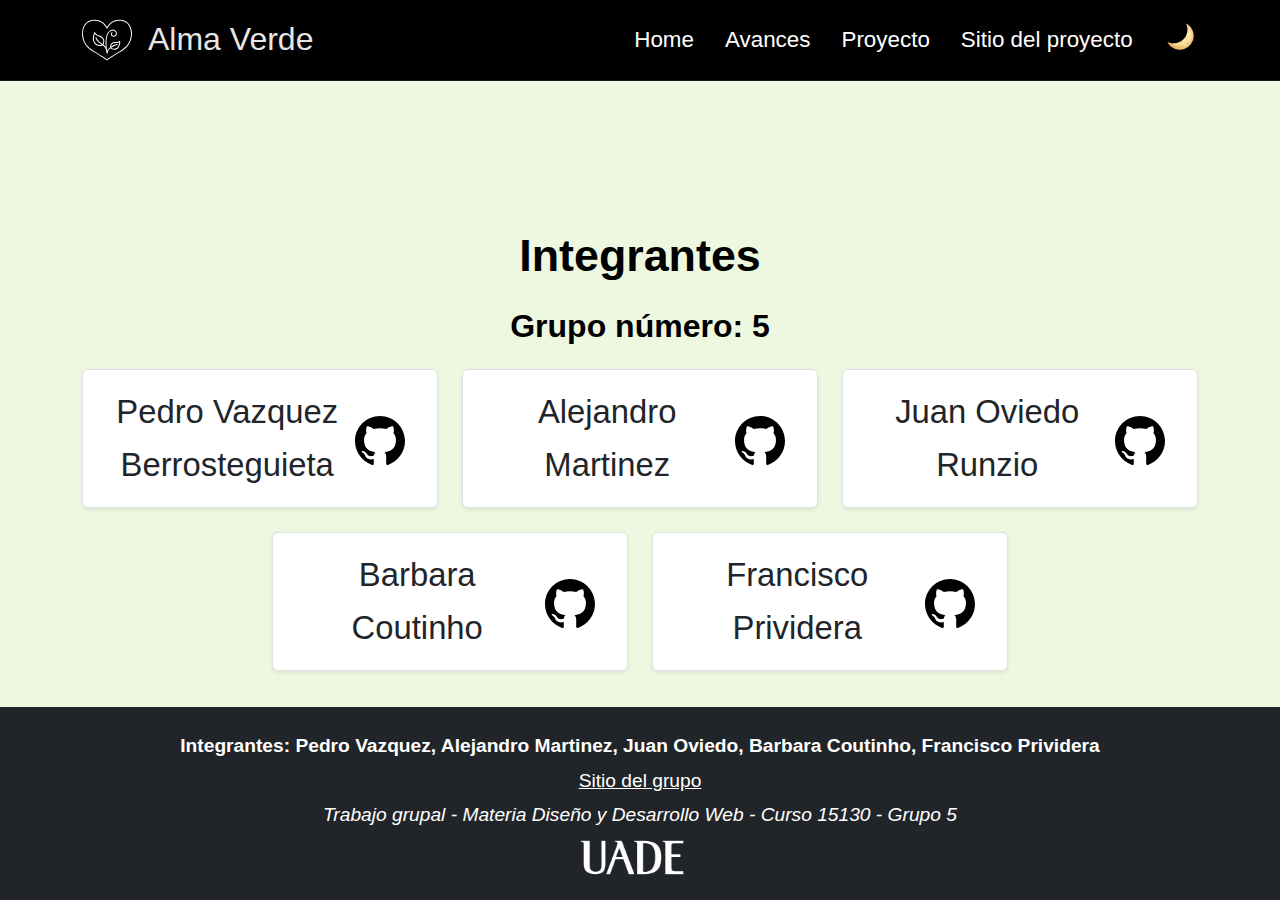
<file: index.html>
<!DOCTYPE html>
<html lang="es" data-bs-theme="light">

<head>
  <meta charset="UTF-8" />
  <meta name="viewport" content="width=device-width, initial-scale=1" />
  <meta name="description" content="index de la pagina">
  <link rel="icon" type="image/png" href="./media/new logo.svg" />
  <title>Alma Verde - Integrantes</title>
  <link href="https://cdn.jsdelivr.net/npm/bootstrap@5.3.3/dist/css/bootstrap.min.css" rel="stylesheet" />
  <link rel="stylesheet" href="./styles/estilos.css" />
  <link rel="stylesheet" href="./proyecto/proyecto.css" />
</head>

<body>
  <!-- NAV -->
  <nav class="navbar navbar-expand-lg bg-black glass-navbar fixed-top">
    <div class="container">
      <a class="navbar-brand d-flex align-items-center" href="./index.html">
        <img src="./media/new logo.svg" class="svg-white" alt="Alma Verde" width="50" />
        <span>Alma Verde</span>
      </a>
      <button class="navbar-toggler" type="button" data-bs-toggle="collapse" data-bs-target="#navbarNav"
        aria-label="Abrir menú de navegación">
        <span class="navbar-toggler-icon"></span>
      </button>
      <div class="collapse navbar-collapse justify-content-end" id="navbarNav">
        <ul class="navbar-nav">
          <li class="nav-item"><a class="nav-link" href="./index.html">Home</a></li>
          <li class="nav-item"><a class="nav-link" href="./pages/avances.html">Avances</a></li>
          <li class="nav-item"><a class="nav-link" href="./pages/infoProyecto.html">Proyecto</a></li>
          <li class="nav-item"><a class="nav-link" href="./proyecto/proyecto.html" target="_blank">Sitio del
              proyecto</a></li>
        </ul>
        <div id="themeToggle">
          <img id="icon-luna" src="./media/luna color.png" alt="Modo oscuro" width="35" height="35" />
          <img id="icon-sol" src="./media/sol brillante.png" alt="Modo claro" width="35" height="35"
            style="display: none;" />
        </div>
      </div>
    </div>
  </nav>

    <!-- INTEGRANTES -->
    <section class="d-flex align-items-center  bg-fechas text-center" style="flex: 1;">
      <div class="container">
        <h1 class="mb-4 seccion-titulo">Integrantes</h1>

        <div class="mb-4">
          <h2><strong>Grupo número: 5</strong> </h2>
        </div>

        <div class="row justify-content-center g-4">
          <!-- Integrante 1 -->
          <div class="col-md-6 col-lg-4">
            <div class="p-3 border rounded shadow-sm bg-white h-100 d-flex align-items-center justify-content-between">
              <span class="text-dark">Pedro Vazquez Berrosteguieta</span>
              <a href="https://pedro-vazquez-b.github.io/UVA2TP1-Vazquez/pages/sobremi.html" target="_blank">
                <img class="icon" src="./media/github.svg" alt="GitHub" />
              </a>
            </div>
          </div>

          <!-- Integrante 2 -->
          <div class="col-md-6 col-lg-4">
            <div class="p-3 border rounded shadow-sm bg-white h-100 d-flex align-items-center justify-content-between">
              <span class="text-dark">Alejandro Martinez</span>
              <a href="https://alemartinez99.github.io/vvUVA2TP_OBLIGATORIO_EXAMEN/pages/sobremi.html" target="_blank">
                <img class="icon" src="./media/github.svg" alt="GitHub" />
              </a>
            </div>
          </div>

          <!-- Integrante 3 -->
          <div class="col-md-6 col-lg-4">
            <div class="p-3 border rounded shadow-sm bg-white h-100 d-flex align-items-center justify-content-between">
              <span class="text-dark">Juan Oviedo Runzio</span>
              <a href="https://jrunzio.github.io/UVA2/sobre-mi.html" target="_blank">
                <img class="icon" src="./media/github.svg" alt="GitHub" />
              </a>
            </div>
          </div>

          <!-- Integrante 4 -->
          <div class="col-md-6 col-lg-4">
            <div class="p-3 border rounded shadow-sm bg-white h-100 d-flex align-items-center justify-content-between">
              <span class="text-dark">Barbara Coutinho</span>
              <a href="https://barbicoutinho.github.io/UADE_DW_Primer-parcial/sobremi.html" target="_blank">
                <img class="icon" src="./media/github.svg" alt="GitHub" />
              </a>
            </div>
          </div>

          <!-- Integrante 5 -->
          <div class="col-md-6 col-lg-4">
            <div class="p-3 border rounded shadow-sm bg-white h-100 d-flex align-items-center justify-content-between">
              <span class="text-dark">Francisco Prividera</span>
              <a href="https://franprivi.github.io/Parcial/sobremi.html" target="_blank">
                <img class="icon" src="./media/github.svg" alt="GitHub" />
              </a>
            </div>
          </div>
        </div>
      </div>
    </section>

  <!-- FOOTER -->
  <footer class="text-center text-white bg-dark footer-custom py-4">
    <div class="container">
      <!-- Nombres integrantes -->
      <p class="mb-1 fw-semibold">
        Integrantes: Pedro Vazquez, Alejandro Martinez, Juan Oviedo, Barbara Coutinho, Francisco Prividera
      </p>

      <!-- Enlace al sitio del grupo -->
      <p class="mb-1">
        <a href="./index.html" target="_blank" class="text-white">
          Sitio del grupo
        </a>
      </p>
      <!-- Leyenda -->
      <p class="mb-2 fst-italic">
        Trabajo grupal - Materia Diseño y Desarrollo Web - Curso 15130 - Grupo 5
      </p>
      <!-- Logo UADE -->
      <div>
        <a href="https://www.uade.edu.ar/" target="_blank"><img src="./media/Looo_UADE.svg.png" alt="Logo UADE"
            class="logo-uade-footer" /></a>
      </div>
    </div>
  </footer>


  <script src="./styles/index.js"></script>
  <script src="https://cdn.jsdelivr.net/npm/bootstrap@5.3.3/dist/js/bootstrap.bundle.min.js"></script>
</body>

</html>
</body>

</html>
</file>
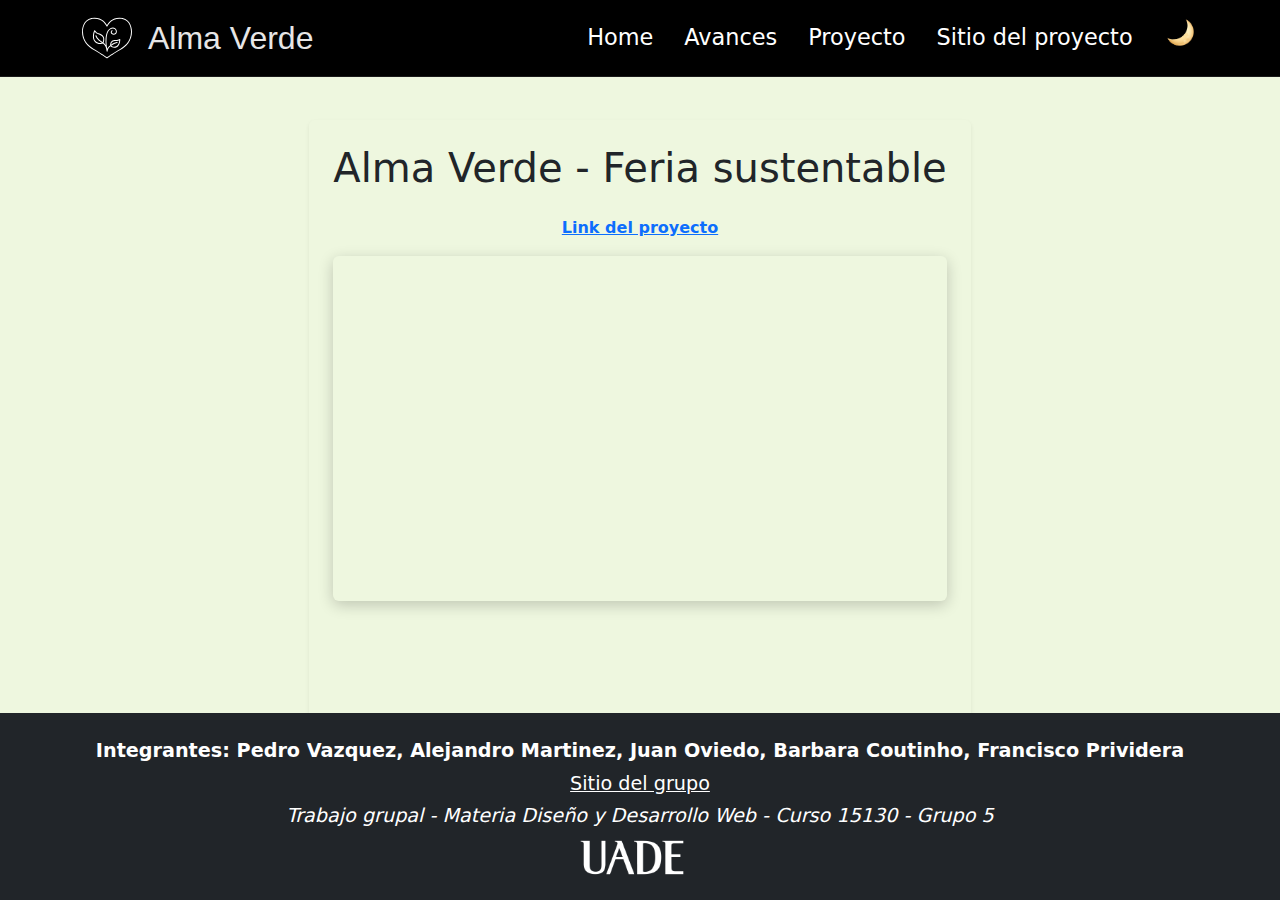
<file: pages/infoProyecto.html>
<!DOCTYPE html>
<html lang="es" data-bs-theme="light">


<head>
  <meta charset="UTF-8">
  <meta name="viewport" content="width=device-width, initial-scale=1.0">
  <meta name="description" content="informacion del proyecto">
  <title>Alma Verde</title>
  <link rel="icon" type="image/png" href="../media/new logo.svg">
  <link rel="stylesheet" href="../styles/estilos.css">.
  <link rel="stylesheet" href="../proyecto/proyecto.css">
  <link href="https://fonts.googleapis.com/css2?family=Pacifico&display=swap" rel="stylesheet">
  <link href="https://cdn.jsdelivr.net/npm/bootstrap@5.3.0/dist/css/bootstrap.min.css" rel="stylesheet">
  <script defer src="../styles/index.js"></script>

</head>

<body>
  <!-- Navbar -->
  <nav class="navbar navbar-expand-lg bg-black glass-navbar fixed-top">
    <div class="container">
      <a class="navbar-brand d-flex align-items-center" href="../index.html">
        <img src="../media/new logo.svg" class="svg-white" alt="Alma Verde" width="50" />
        <span>Alma Verde</span>
      </a>
      <button class="navbar-toggler" type="button" data-bs-toggle="collapse" data-bs-target="#navbarNav"
        aria-label="Abrir menú de navegación">
        <span class="navbar-toggler-icon"></span>
      </button>
      <div class="collapse navbar-collapse justify-content-end" id="navbarNav">
        <ul class="navbar-nav">
          <li class="nav-item"><a class="nav-link" href="../index.html">Home</a></li>
          <li class="nav-item"><a class="nav-link" href="./avances.html">Avances</a></li>
          <li class="nav-item"><a class="nav-link" href="./infoProyecto.html">Proyecto</a></li>
          <li class="nav-item"><a class="nav-link" href="../proyecto/proyecto.html" target="_blank">Sitio del
              proyecto</a></li>
        </ul>
        <div id="themeToggle">
          <img id="icon-luna" src="../media/luna color.png" alt="Modo oscuro" width="35" height="35" />
          <img id="icon-sol" src="../media/sol brillante.png" alt="Modo claro" width="35" height="35"
            style="display: none;" />
        </div>
      </div>
    </div>
  </nav>

  <section class="py-5 d-flex justify-content-center bg-fechas mt-5" style="min-height: 80vh;">
    <div class="proyecto-cuadro p-4 rounded shadow-sm" style="max-width: 700px; background-color: var(--bg-color);">
      <h1 class="text-center mb-4 proyecto-titulo">
        Alma Verde - Feria sustentable
      </h1>
      <p class="text-center mb-3 fw-semibold">
        <a href="../proyecto/proyecto.html">Link del proyecto</a>
      </p>
      <div class="ratio ratio-16x9 rounded" style="overflow: hidden; box-shadow: 0 4px 15px rgba(0,0,0,0.2);">
        <iframe src="https://www.youtube.com/embed/VGxlIEiyWnU" title="ALMA VERDE - Feria sustentable" allowfullscreen
          style="border-radius: 10px;">
        </iframe>
      </div>
    </div>
  </section>



  <!-- Footer -->
  <footer class="text-center text-white bg-dark footer-custom py-4">
    <div class="container">
      <!-- Nombres integrantes -->
      <p class="mb-1 fw-semibold">
        Integrantes: Pedro Vazquez, Alejandro Martinez, Juan Oviedo, Barbara Coutinho, Francisco Prividera
      </p>

      <!-- Enlace al sitio del grupo -->
      <p class="mb-1">
        <a href="../index.html" target="_blank" class="text-white">
          Sitio del grupo
        </a>
      </p>
      <!-- Leyenda -->
      <p class="mb-2 fst-italic">
        Trabajo grupal - Materia Diseño y Desarrollo Web - Curso 15130 - Grupo 5
      </p>
      <!-- Logo UADE -->
      <div>
        <a href="https://www.uade.edu.ar/" target="_blank"><img src="../media/Looo_UADE.svg.png" alt="Logo UADE"
            class="logo-uade-footer" /></a>
      </div>
    </div>
  </footer>

  <script src="https://cdn.jsdelivr.net/npm/bootstrap@5.3.0/dist/js/bootstrap.bundle.min.js"></script>
</body>

</html>
</file>
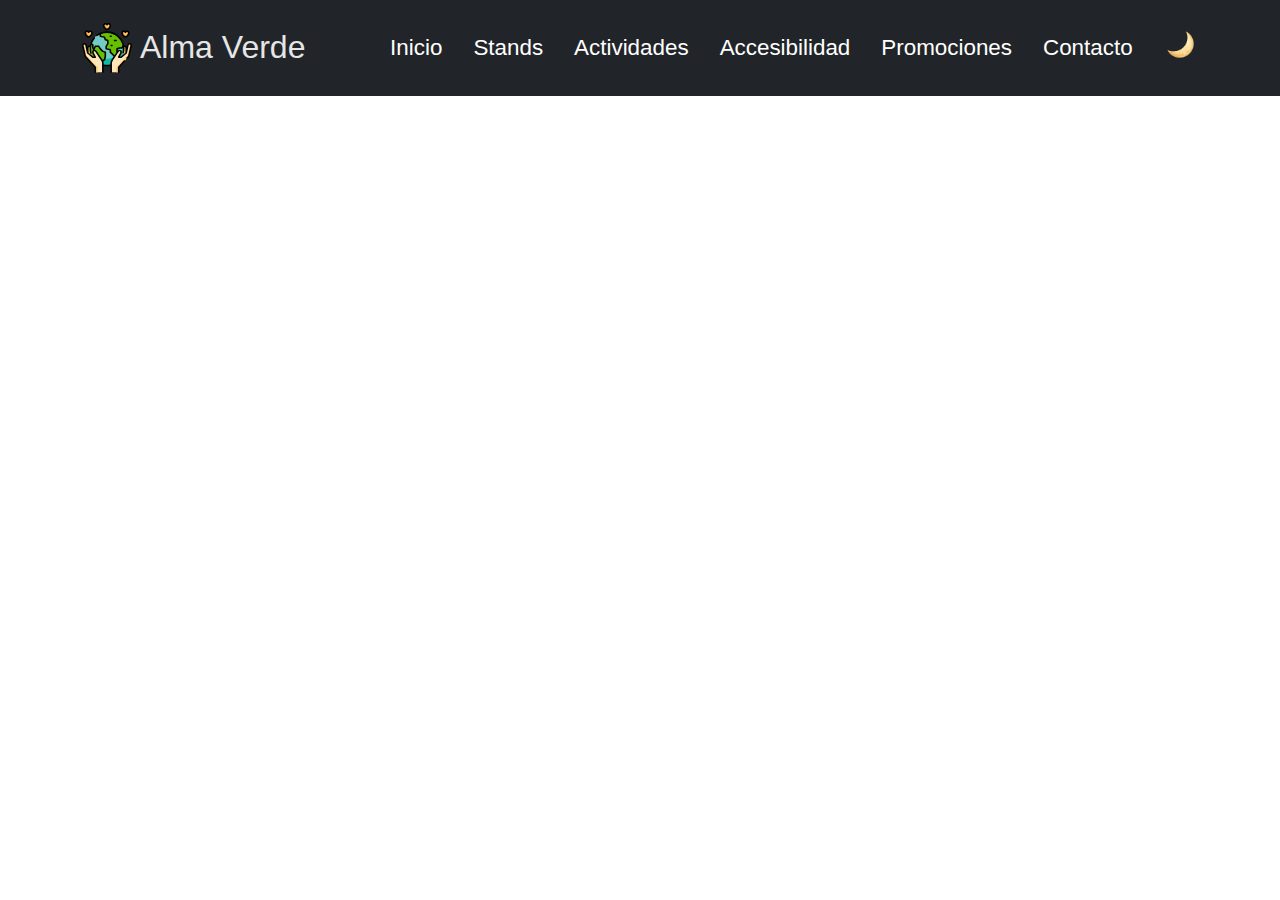
<file: proyecto/pages/accesibilidad.html>
<!DOCTYPE html>
<html lang="en">

<head>
    <meta charset="UTF-8">
    <meta name="viewport" content="width=device-width, initial-scale=1.0">
    <link rel="icon" type="image/png" href="../../media/icono.svg">
    <title>Alma verde - Accesibilidad</title>
    <link href="https://cdn.jsdelivr.net/npm/bootstrap@5.3.3/dist/css/bootstrap.min.css" rel="stylesheet">
    <link href="https://fonts.googleapis.com/css2?family=Pacifico&display=swap" rel="stylesheet">
    <link rel="stylesheet" href="../proyecto.css">
</head>

<body>
    <nav class="navbar navbar-expand-lg navbar-dark bg-dark py-3">
        <div class="container">
            <a class="navbar-brand d-flex align-items-center" href="../proyecto.html">
                <img src="../../media/icono.svg" alt="Alma Verde" width="50" class="me-2">
                <span>Alma Verde</span>
            </a>
            <button class="navbar-toggler" type="button" data-bs-toggle="collapse" data-bs-target="#navbarNav">
                <span class="navbar-toggler-icon"></span>
            </button>
            <div class="collapse navbar-collapse justify-content-end" id="navbarNav">
                <ul class="navbar-nav">
                    <li class="nav-item"><a class="nav-link active" href="../proyecto.html">Inicio</a></li>
                    <li class="nav-item"><a class="nav-link" href="./stands.html">Stands</a></li>
                    <li class="nav-item"><a class="nav-link" href="./actividades.html">Actividades</a></li>
                    <li class="nav-item"><a class="nav-link" href="./accesibilidad.html">Accesibilidad</a></li>
                    <li class="nav-item"><a class="nav-link" href="./promociones.html">Promociones</a></li>
                    <li class="nav-item"><a class="nav-link" href="./contacto.html">Contacto</a></li>
                </ul>
                <div id="themeToggle" style="cursor: pointer;">
                    <img id="icon-luna" src="../../media/luna color.png" alt="Modo oscuro" width="35" height="35">
                    <img id="icon-sol" src="../../media/sol brillante.png" alt="Modo claro" width="35" height="35"
                        style="display: none;">
                </div>
            </div>
        </div>
    </nav>

    <script src="../proyecto.js"></script>
    <script src="https://cdn.jsdelivr.net/npm/bootstrap@5.3.3/dist/js/bootstrap.bundle.min.js"></script>
</body>

</html>
</file>
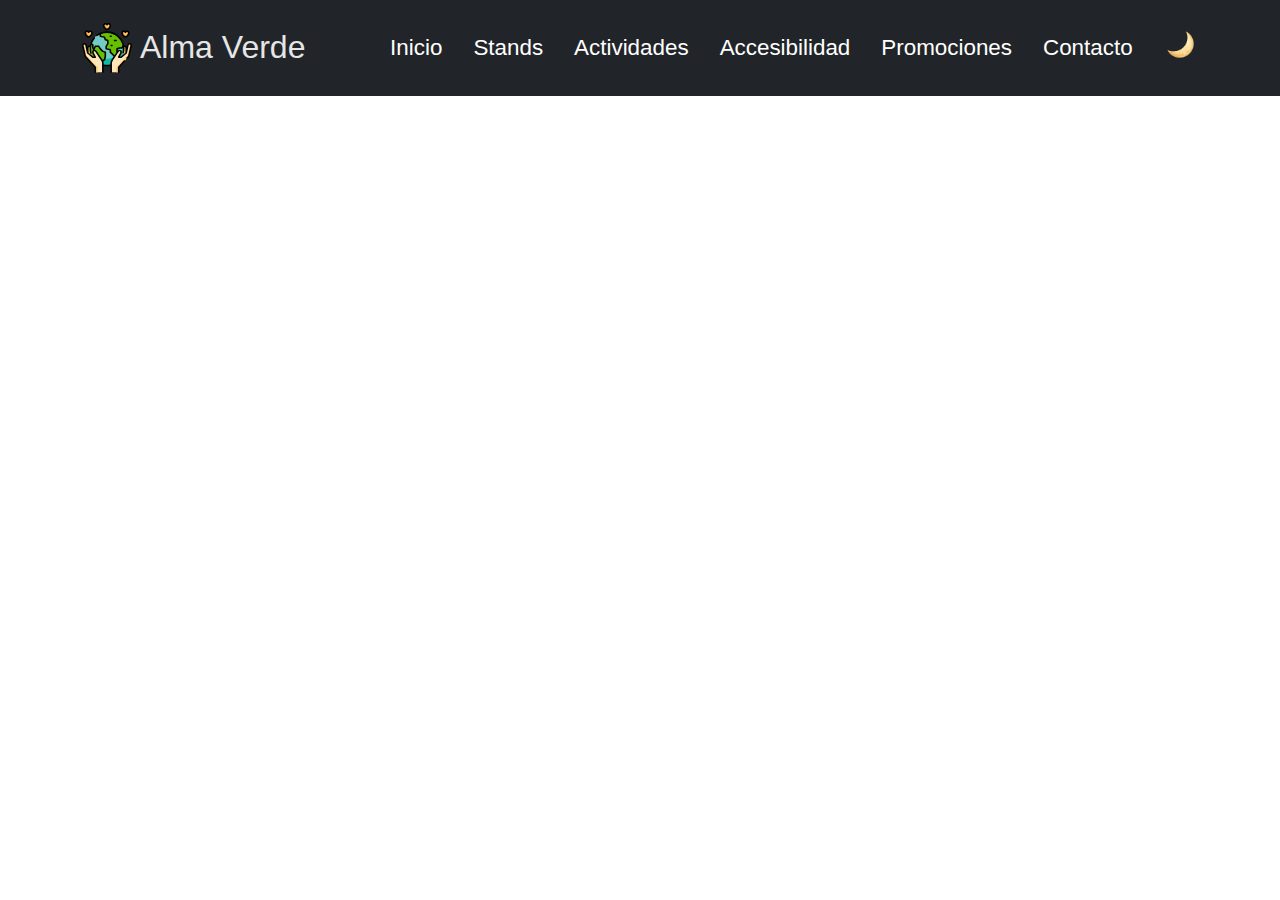
<file: proyecto/pages/promociones.html>
<!DOCTYPE html>
<html lang="en">

<head>
    <meta charset="UTF-8">
    <meta name="viewport" content="width=device-width, initial-scale=1.0">
    <link rel="icon" type="image/png" href="../../media/icono.svg">
    <title>Alma verde - Promociones</title>
    <link href="https://cdn.jsdelivr.net/npm/bootstrap@5.3.3/dist/css/bootstrap.min.css" rel="stylesheet">
    <link href="https://fonts.googleapis.com/css2?family=Pacifico&display=swap" rel="stylesheet">
    <link rel="stylesheet" href="../proyecto.css">
</head>

<body>
    <nav class="navbar navbar-expand-lg navbar-dark bg-dark py-3">
        <div class="container">
            <a class="navbar-brand d-flex align-items-center" href="../proyecto.html">
                <img src="../../media/icono.svg" alt="Alma Verde" width="50" class="me-2">
                <span>Alma Verde</span>
            </a>
            <button class="navbar-toggler" type="button" data-bs-toggle="collapse" data-bs-target="#navbarNav">
                <span class="navbar-toggler-icon"></span>
            </button>
            <div class="collapse navbar-collapse justify-content-end" id="navbarNav">
                <ul class="navbar-nav">
                    <li class="nav-item"><a class="nav-link active" href="../proyecto.html">Inicio</a></li>
                    <li class="nav-item"><a class="nav-link" href="./stands.html">Stands</a></li>
                    <li class="nav-item"><a class="nav-link" href="./actividades.html">Actividades</a></li>
                    <li class="nav-item"><a class="nav-link" href="./accesibilidad.html">Accesibilidad</a></li>
                    <li class="nav-item"><a class="nav-link" href="./promociones.html">Promociones</a></li>
                    <li class="nav-item"><a class="nav-link" href="./contacto.html">Contacto</a></li>
                </ul>
                <div id="themeToggle" style="cursor: pointer;">
                    <img id="icon-luna" src="../../media/luna color.png" alt="Modo oscuro" width="35" height="35">
                    <img id="icon-sol" src="../../media/sol brillante.png" alt="Modo claro" width="35" height="35"
                        style="display: none;">
                </div>
            </div>
        </div>
    </nav>

    <script src="../proyecto.js"></script>
    <script src="https://cdn.jsdelivr.net/npm/bootstrap@5.3.3/dist/js/bootstrap.bundle.min.js"></script>
</body>

</html>
</file>
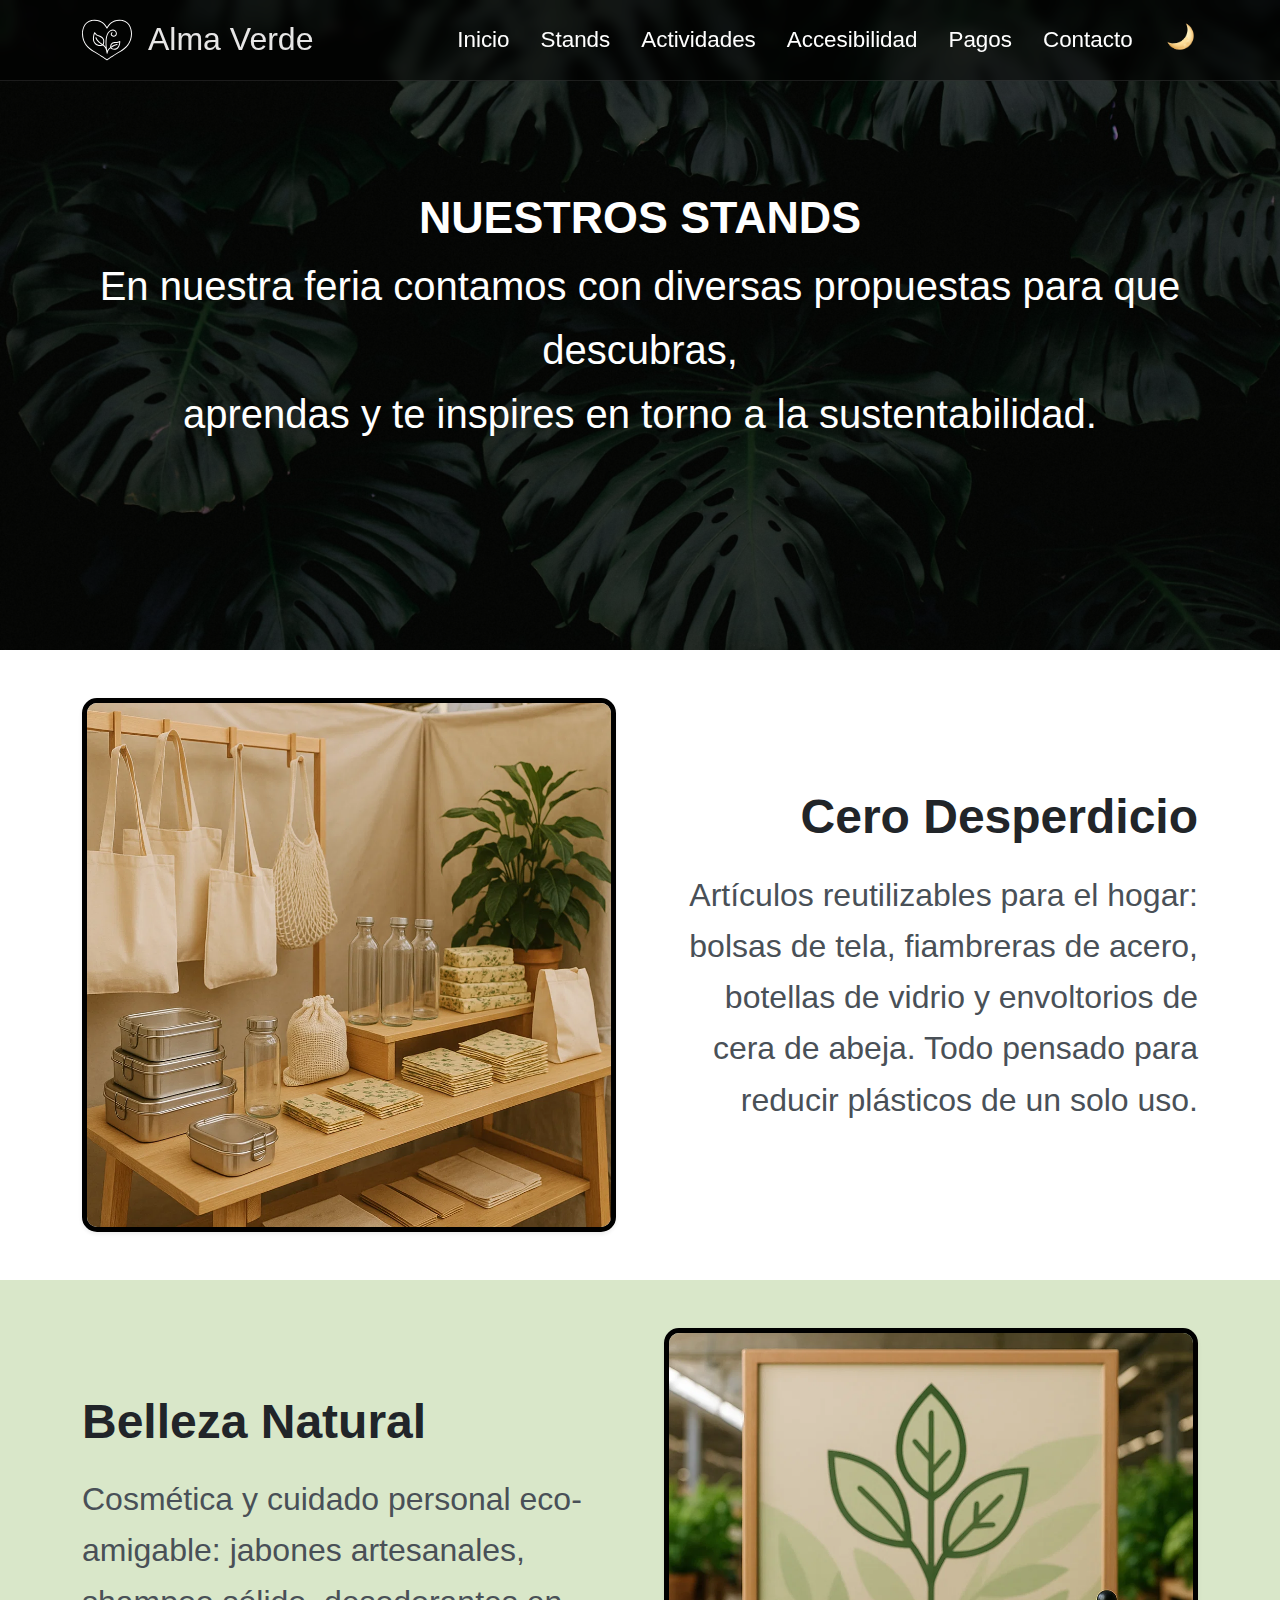
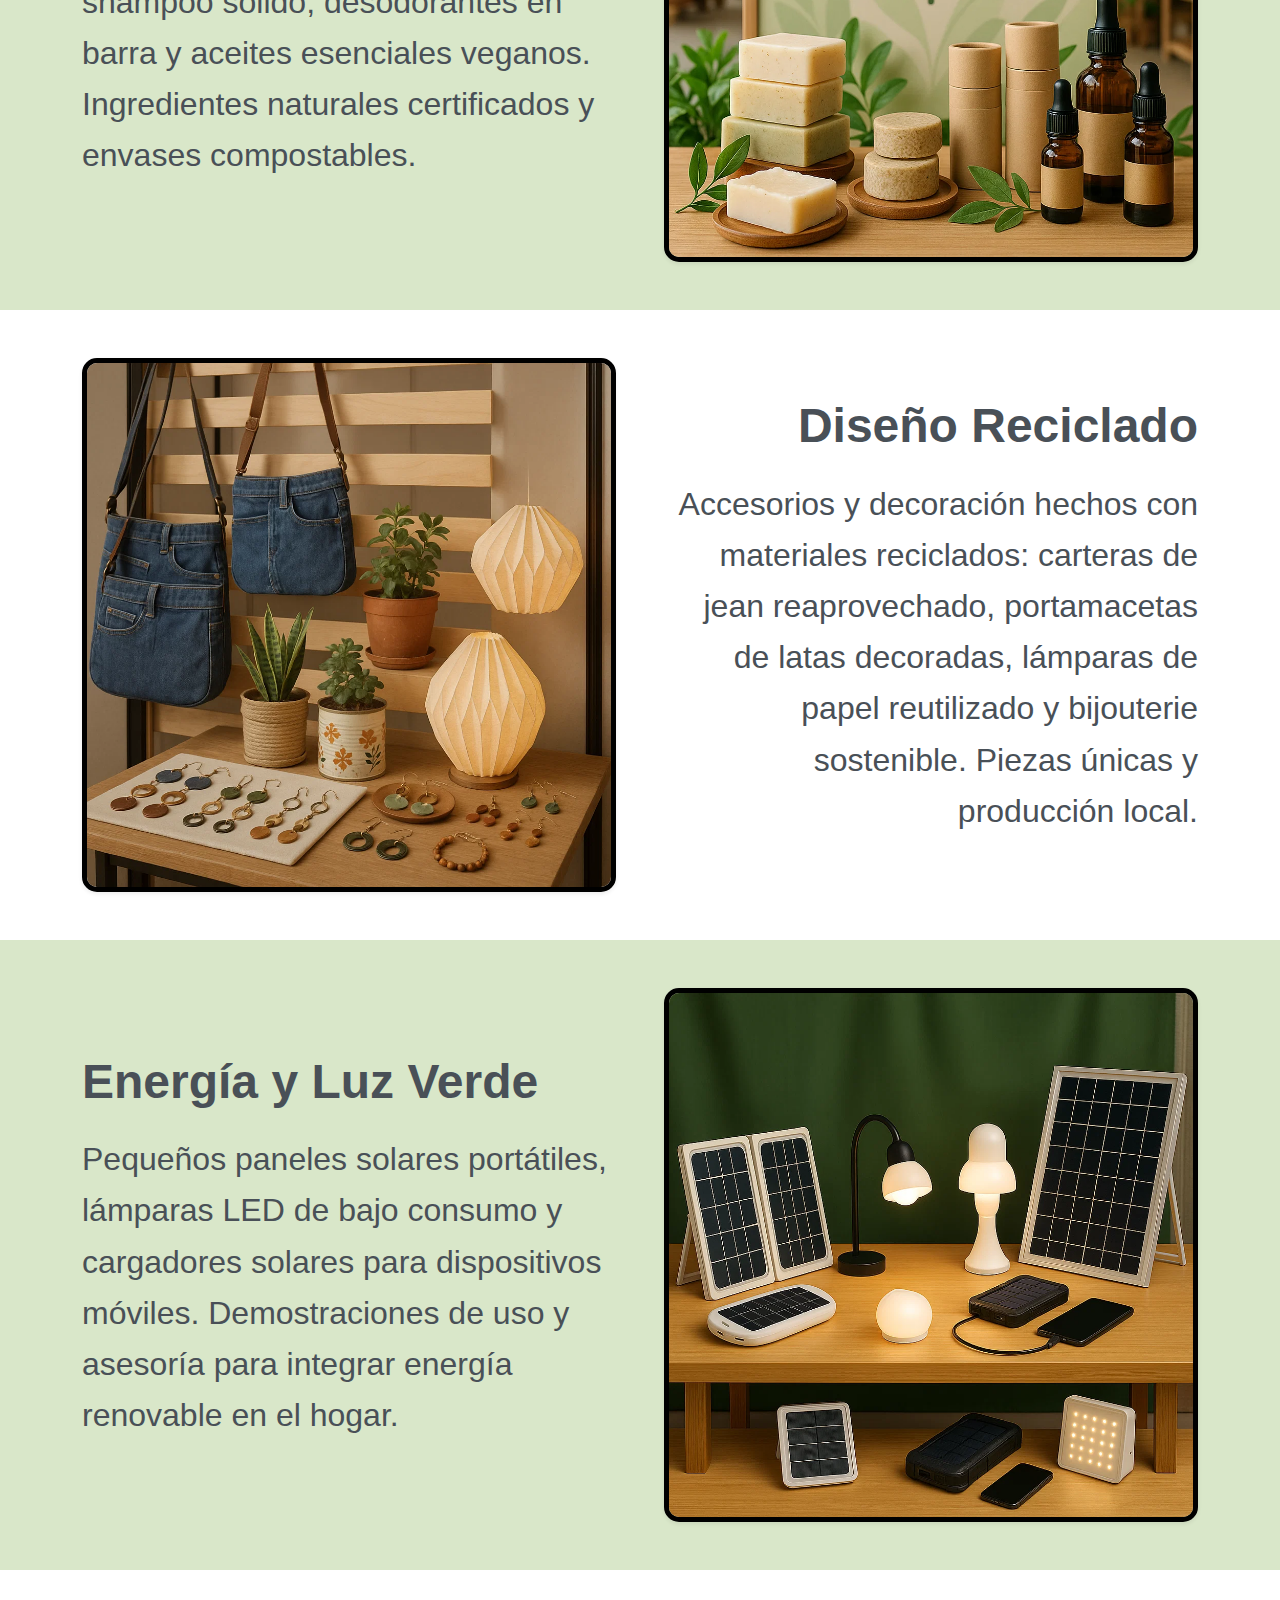
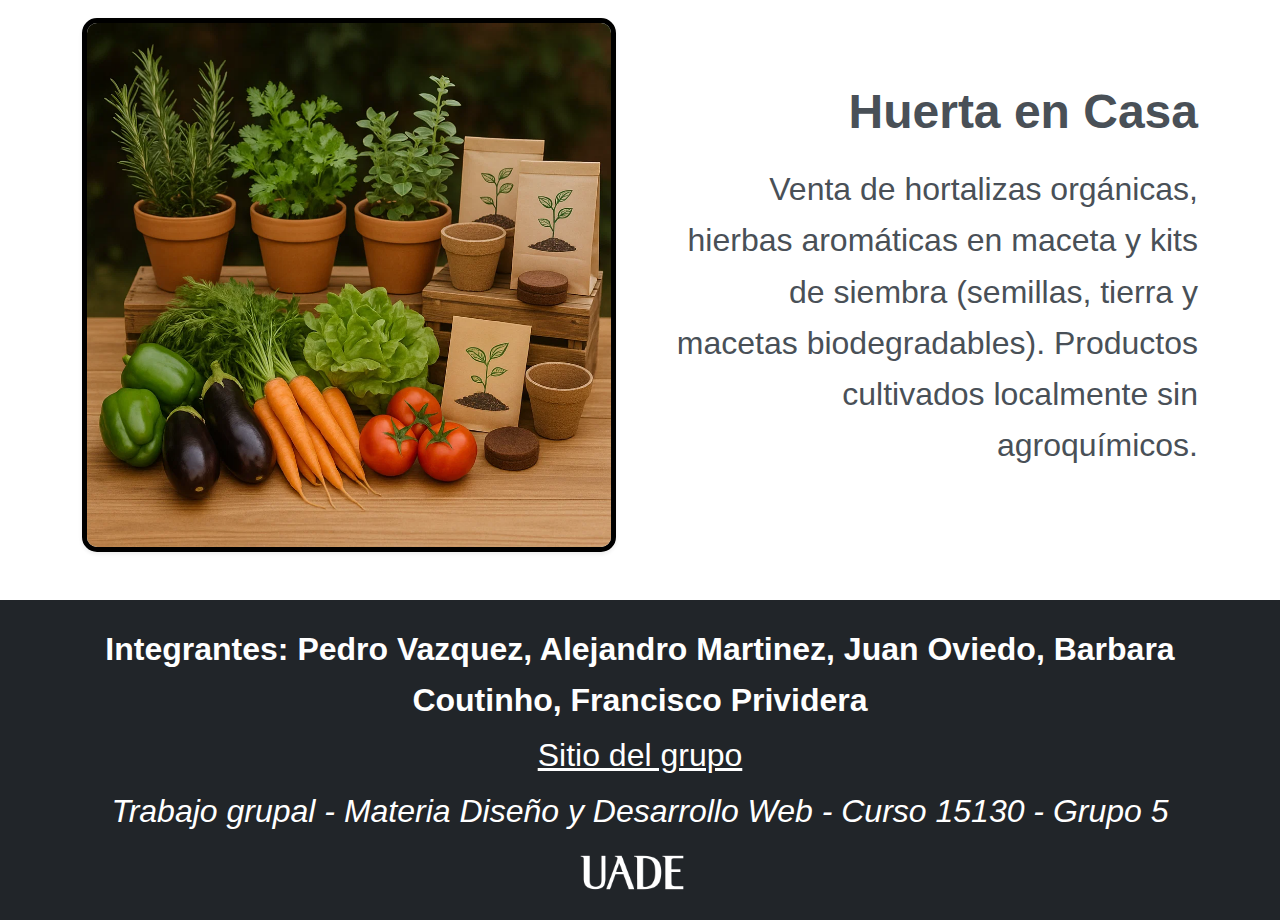
<file: proyecto/pages/stands.html>
<!DOCTYPE html>
<html lang="es" data-bs-theme="light">

<head>
    <meta charset="UTF-8">
    <meta name="viewport" content="width=device-width, initial-scale=1.0">
    <meta name="description" content="stands">
    <link rel="icon" type="image/png" href="../../media/new logo.svg">
    <title>Alma verde - Stands</title>
    <link href="https://cdn.jsdelivr.net/npm/bootstrap@5.3.3/dist/css/bootstrap.min.css" rel="stylesheet">
    <link href="https://fonts.googleapis.com/css2?family=Pacifico&display=swap" rel="stylesheet">
    <link rel="stylesheet" href="./stands.css">
    <link rel="stylesheet" href="../proyecto.css">
    <link rel="stylesheet" href="./overflow.css">
</head>

<body>
    <nav class="navbar navbar-expand-lg glass-navbar fixed-top">
        <div class="container">
            <a class="navbar-brand d-flex align-items-center" href="../proyecto.html">
                <img src="../../media/new logo.svg" class="svg-white" alt="Alma Verde" width="50" class="me-2">
                <span>Alma Verde</span>
            </a>
            <button class="navbar-toggler" type="button" data-bs-toggle="collapse" data-bs-target="#navbarNav">
                <span class="navbar-toggler-icon"></span>
            </button>
            <div class="collapse navbar-collapse justify-content-end" id="navbarNav">
                <ul class="navbar-nav">
                    <li class="nav-item"><a class="nav-link active" href="../proyecto.html">Inicio</a></li>
                    <li class="nav-item"><a class="nav-link" href="./stands.html">Stands</a></li>
                    <li class="nav-item"><a class="nav-link" href="./actividades.html">Actividades</a></li>
                    <li class="nav-item"><a class="nav-link" href="./accesibilidad.html">Accesibilidad</a></li>
                    <li class="nav-item"><a class="nav-link" href="./pagos.html">Pagos</a></li>
                    <li class="nav-item"><a class="nav-link" href="./contacto.html">Contacto</a></li>
                </ul>
                <div id="themeToggle">
                    <img id="icon-luna" src="../../media/luna color.png" alt="Modo oscuro" width="35" height="35">
                    <img id="icon-sol" src="../../media/sol brillante.png" alt="Modo claro" width="35" height="35"
                        style="display: none;">
                </div>
            </div>
        </div>
    </nav>

    <!-- HERO -->
    <section class="hero text-center" id="hero-stand">
        <div class="container">
            <div class="hero-content hero-content2 text-white">
                <h2 class="fw-bold display-1 ">NUESTROS STANDS</h2>
                <p class="lead subtitulo-hero-stands fs-1 hero-p">
                    <strong>En nuestra feria contamos con diversas propuestas para que descubras,<br>
                        aprendas y te inspires en torno a la sustentabilidad.</strong>
                </p>
            </div>
        </div>
    </section>

    <!-- CERO DESPERDICIO -->
    <section class="py-5">
        <div class="container">
            <div class="row gx-5 align-items-center">
                <!-- Imagen izquierda -->
                <div class="col-12 col-md-6 text-center mb-4 mb-md-0">
                    <img src="../../media/stands/1.webp" class="img-fluid rounded shadow-sm img-stand"
                        style="max-height: 550px;" alt="Cero Desperdicio">
                </div>
                <!-- Texto derecha -->
                <div class="col-12 col-md-6  text-md-end">
                    <h2 class="fw-bold  display-5 mb-4">Cero Desperdicio</h2>
                    <p class="text-dark-emphasis" style="font-size: 2.0rem; line-height: 1.6;">
                        Artículos reutilizables para el hogar: bolsas de tela, fiambreras de acero, botellas de vidrio y
                        envoltorios de cera de abeja. Todo pensado para reducir plásticos de un solo uso.
                    </p>
                </div>
            </div>
        </div>
    </section>

    <!-- BELLEZA NATURAL -->
    <section class="py-5 cambiar-color">
        <div class="container">
            <div class="row gx-5 align-items-center">
                <!-- TEXTO a la izquierda -->
                <div class="col-12 col-md-6 mb-4 mb-md-0">
                    <h2 class="fw-bold  display-5 mb-4 w-100">Belleza
                        Natural</h2>
                    <p class="text-dark-emphasis text-center text-md-start w-100"
                        style="font-size: 2.0rem; line-height: 1.6;">
                        Cosmética y cuidado personal eco-amigable: jabones artesanales, shampoo sólido, desodorantes en
                        barra y
                        aceites esenciales veganos. Ingredientes naturales certificados y envases compostables.
                    </p>
                </div>
                <!-- IMAGEN a la derecha -->
                <div class="col-12 col-md-6 text-center">
                    <img src="../../media/stands/2.webp" class="img-fluid rounded shadow-sm img-stand"
                        style="max-height: 550px;" alt="Belleza Natural">
                </div>
            </div>
        </div>
    </section>

    <!-- DISEÑO RECICLADO -->
    <section class="py-5">
        <div class="container">
            <div class="row gx-5 align-items-center">
                <!-- Imagen izquierda -->
                <div class="col-12 col-md-6 mb-4 mb-md-0">
                    <img src="../../media/stands/3.webp" class="img-fluid rounded shadow-sm img-stand"
                        style="max-height: 550px;" alt="Diseño Reciclado">
                </div>
                <!-- Texto derecha -->
                <div class="col-12 col-md-6 text-md-end">
                    <h2 class="fw-bold text-dark-emphasis display-5 mb-4">Diseño Reciclado</h2>
                    <p class="text-dark-emphasis" style="font-size: 2.0rem; line-height: 1.6;">
                        Accesorios y decoración hechos con materiales reciclados: carteras de jean reaprovechado,
                        portamacetas de latas decoradas, lámparas de papel reutilizado y bijouterie sostenible.
                        Piezas únicas y producción local.
                    </p>
                </div>
            </div>
        </div>
    </section>

    <!-- ENERGÍA Y LUZ VERDE -->
    <section class="py-5 cambiar-color">
        <div class="container">
            <div class="row gx-5 align-items-center">
                <!-- Texto izquierda -->
                <div class="col-12 col-md-6 mb-4 mb-md-0">
                    <h2 class="fw-bold text-dark-emphasis display-5 mb-4">Energía y Luz Verde</h2>
                    <p class="text-dark-emphasis" style="font-size: 2.0rem; line-height: 1.6;">
                        Pequeños paneles solares portátiles, lámparas LED de bajo consumo y cargadores solares
                        para dispositivos móviles. Demostraciones de uso y asesoría para integrar energía
                        renovable en el hogar.
                    </p>
                </div>
                <!-- Imagen derecha -->
                <div class="col-12 col-md-6 text-center">
                    <img src="../../media/stands/4.webp" class="img-fluid rounded shadow-sm img-stand"
                        style="max-height: 550px;" alt="Energía y Luz Verde">
                </div>
            </div>
        </div>
    </section>

    <!-- HUERTA EN CASA -->
    <section class="py-5">
        <div class="container">
            <div class="row gx-5 align-items-center">
                <!-- Imagen izquierda -->
                <div class="col-12 col-md-6 mb-4 mb-md-0">
                    <img src="../../media/stands/5.webp" class="img-fluid rounded shadow-sm img-stand"
                        style="max-height: 550px;" alt="Huerta en Casa">
                </div>
                <!-- Texto derecha -->
                <div class="col-12 col-md-6 text-md-end">
                    <h2 class="fw-bold text-dark-emphasis display-5 mb-4">Huerta en Casa</h2>
                    <p class="text-dark-emphasis" style="font-size: 2.0rem; line-height: 1.6;">
                        Venta de hortalizas orgánicas, hierbas aromáticas en maceta y kits de siembra
                        (semillas, tierra y macetas biodegradables). Productos cultivados localmente sin
                        agroquímicos.
                    </p>
                </div>
            </div>
        </div>
    </section>

    <footer class="text-center text-white bg-dark footer-custom py-4">
        <div class="container">
            <!-- Nombres integrantes -->
            <p class="mb-1 fw-semibold">
                Integrantes: Pedro Vazquez, Alejandro Martinez, Juan Oviedo, Barbara Coutinho, Francisco Prividera
            </p>

            <!-- Enlace al sitio del grupo -->
            <p class="mb-1">
                <a href="../../index.html" target="_blank" class="text-white">
                    Sitio del grupo
                </a>
            </p>
            <!-- Leyenda -->
            <p class="mb-2 fst-italic">
                Trabajo grupal - Materia Diseño y Desarrollo Web - Curso 15130 - Grupo 5
            </p>
            <!-- Logo UADE -->
            <div>
                <a href="https://www.uade.edu.ar/" target="_blank"><img src="../../media/Looo_UADE.svg.png" alt="Logo UADE"
                        class="logo-uade-footer" /></a>
            </div>
        </div>
    </footer>
    <script src="../proyecto.js"></script>
    <script src="https://cdn.jsdelivr.net/npm/bootstrap@5.3.3/dist/js/bootstrap.bundle.min.js"></script>
</body>

</html>
</file>
<file: proyecto/proyecto.css>
body {
  font-family: "Segoe UI", sans-serif;
  margin: 0;
  padding: 0;
  font-size: 2.05rem;
  line-height: 1.6;
}

/* NAVBAR */
.navbar-brand span {
  font-family: "Montserrat", sans-serif;
  color: rgb(231, 230, 230);
  font-size: 2rem;
  white-space: nowrap;
}

.navbar-nav .nav-link {
  color: #fff !important;
  margin-left: 15px;
  font-size: 1.4rem;
  font-weight: 500;
}

/* NAVBAR efecto vidrio */
.glass-navbar {
  background: rgba(0, 0, 0, 0.5);
  -webkit-backdrop-filter: blur(6px);
  backdrop-filter: blur(6px);
  border-bottom: 1px solid rgba(255, 255, 255, 0.1);
}

img.svg-white, .logo-uade-footer{
  filter: brightness(0) invert(1);
  margin-right: 1rem;
}
.logo-uade-footer {
  height: 2.3rem;
}

/* HERO */
.hero {
  background: url("../media/inicio/bunch-of-leaves-plant-4k-background-fdl0xfepzk0ww113.jpg") center/cover no-repeat;
  position: relative;
  height: 650px;
  display: flex;
  align-items: center;
}

#hero-stand {
  background: url("../media/stands/hero.jpeg") center/cover no-repeat;
}

#hero-actividades {
  background: url("../media/actividades/img\ actividades.jpg") center/cover no-repeat;
}

#hero-accesibilidad {
  background: url("../media/accesibilidad/img\ acce.jpg") center/cover no-repeat;
}

#hero-pagos {
  background: url("../media/pagos/wp12163057.webp") center/cover no-repeat;
}

#hero-contacto {
  background: url("../media/contacto/plant-aesthetic-desktop-bdpqf0ham8zfgkc1.jpg") center/cover no-repeat;
}

.hero::before {
  content: "";
  position: absolute;
  top: 0;
  left: 0;
  right: 0;
  bottom: 0;
  background: rgba(0, 0, 0, 0.5);
  z-index: 1;
}

.hero .container {
  position: relative;
  z-index: 2;
}

.hero-content h2 {
  font-size: 2.8rem;
  font-weight: bold;
  line-height: 1.3;
  color: #fff;
}

.btn-ver-stands {
  font-size: 1rem;
  font-weight: bold;
  padding: 12px 24px;
  border: 2px solid #3a88e2;
  background-color: #453adb;
  color: white;
  transition: all 0.3s ease;
  text-decoration: none;
}

.btn-ver-stands:hover {
  background-color: white;
  color: #0630ec;
  border-color: white;
}

/* SECCIÓN ¿QUÉ ES NUESTRA FERIA? */
.seccion-titulo {
  font-weight: 600;
  font-size: 3rem;
}

.lead {
  font-size: 2rem;
}

/* PRÓXIMAS FECHAS */
.bg-fechas {
  background-color: #eef7df;
}

/* MAPA */
.mapa-img {
  max-width: 280px;
  border: 2px solid #ccc;
}

/* FOOTER */
footer {
  font-size: 3.5rem;
  padding: 2rem 0;
  background-color: #1c1c1c;
  color: #fff;
  text-align: center;
}

.footer-custom {
  font-size: 2rem;
  padding: 2.5rem 0;
  background-color: #1c1c1c;
  color: #fff;
  text-align: center;
}

/* NAVBAR – botón hamburguesa visible */
.navbar-toggler {
  border: none;
  background-color: transparent;
  padding: 0.5rem;
}

#themeToggle {
  margin-left: 1.4rem;
  margin-bottom: 0.7rem;
  cursor: pointer;
}

.navbar-toggler-icon {
  width: 30px;
  height: 30px;
  background-image: url("data:image/svg+xml,%3csvg viewBox='0 0 30 30' xmlns='http://www.w3.org/2000/svg'%3e%3cpath stroke='white' stroke-width='2' d='M4 7h22M4 15h22M4 23h22'/%3e%3c/svg%3e");
}

/* RESPONSIVE navbar collapse + ajustes mobile */
@media (max-width: 992px) {
  .navbar-collapse {
    text-align: right;
  }

  .navbar-nav .nav-link {
    padding-right: 1.5rem;
    padding-left: 0;
    text-align: right;
    font-size: 1.2rem;
  }

  #themeToggle {
    margin-right: 2.3rem;
  }
}

@media (max-width: 576px) {
  body {
    font-size: 1rem;
  }

  .hero {
    height: 300px;
    text-align: center;
  }

  .hero-content h2 {
    font-size: 1.6rem;
    text-align: center;
    margin-top: 50px;
  }

  .hero-content2 h2 {
    font-size: 1.6rem;
    text-align: center;
    margin-top: 90px;
  }

  .hero-content2 p {
    line-height: 1;
  }

  .btn-ver-stands {
    font-size: 0.9rem;
    padding: 10px 20px;
    display: inline-block;
    text-align: center;
    margin: 0 auto;
  }

  .navbar-nav .nav-link {
    margin-left: 0;
    font-size: 1rem;
  }

  .seccion-titulo {
    font-size: 1.4rem;
  }

  .lead,
  p,
  span,
  strong {
    font-size: 1rem;
  }

  footer {
    font-size: 1.2rem;
  }

  /* ✅ Centrar "Alma Verde" y ocultar ícono */
  .navbar-brand {
    margin: 0 auto;
    display: flex;
    justify-content: center;
    align-items: center;
  }

  .navbar-brand img {
    display: none;
  }

  .navbar-brand span {
    font-size: 2rem;
    margin-left: 3rem;
    text-align: center;
    display: block;
    width: 100%;
  }
}

/* Secciones de Stands */
.seccion-titulo {
  font-weight: bold;
  font-size: 2.8rem;
}

.stand-box {
  padding: 1.5rem 1rem;
  border-bottom: 1px solid #ddd;
}

.bg-stand-azul {
  background-color: #80d3e3;
}

.bg-stand-verde {
  background-color: #97d8a3;
}

.stand-box img {
  max-height: 240px;
  object-fit: cover;
}

/* Tema oscuro con Bootstrap 5.3 */
html[data-bs-theme="dark"] body {
  background-color: #121212;
  color: #f1f1f1;
}

html[data-bs-theme="dark"] .bg-white {
  background-color: #1f1f1f !important;
  color: #f1f1f1 !important;
}

html[data-bs-theme="dark"] .bg-fechas {
  background-color: #2a2a2a !important;
  color: #f1f1f1;
}

html[data-bs-theme="dark"] h1,
html[data-bs-theme="dark"] h2,
html[data-bs-theme="dark"] h3,
html[data-bs-theme="dark"] h4,
html[data-bs-theme="dark"] p,
html[data-bs-theme="dark"] span,
html[data-bs-theme="dark"] strong,
html[data-bs-theme="dark"] .lead {
  color: #ffffff !important;
}

html[data-bs-theme="dark"] footer {
  background-color: #000 !important;
  color: #ccc;
}

.cambiar-color {
    background-color: #D9E7C9;
}

[data-bs-theme="dark"] .cambiar-color {
  background-color: #283024 !important; /* verde oscuro */
}

[data-bs-theme="dark"] .cambiar-color2 {
  background-color: #192414 !important; /* verde oscuro */
}
</file>
<file: proyecto/pages/stands.css>
.img-stand {
    border: 5px solid black;
    border-radius: 15px !important;
}
</file>
<file: proyecto/pages/overflow.css>
html, body {
  overflow-x: hidden;
}

nav.navbar {
  width: 100%;
  max-width: 100vw;
  overflow-x: hidden;
}
</file>
<file: styles/estilos.css>
/* Reset y base */
* {
  margin: 0;
  padding: 0;
  box-sizing: border-box;
}

html, body {
  height: 100%;
  font-family: "Montserrat", sans-serif; /* Fuente Montserrat global */
  font-size: 1 rem;
  line-height: 1.6;
  display: flex;
  flex-direction: column;
  background-color: #fff;
  color: #000;
  margin: 0;
  padding: 0;
}

/* Para que el main ocupe el espacio restante */
main {
  flex: 1 0 auto;
  padding-top: 80px; /* espacio para navbar fijo */
  display: flex;
  flex-direction: column;
  align-items: center;
  justify-content: center;
  background-color: #eef7df;
}

/* NAVBAR */
.navbar-brand span {
  font-family: "Montserrat", sans-serif;
  color: rgb(231, 230, 230);
  font-size: 2rem;
  white-space: nowrap;
}

.navbar-nav .nav-link {
  color: #fff !important;
  margin-left: 15px;
  font-size: 1.4rem;
  font-weight: 500;
}

.navbar-toggler {
  border: none;
  background-color: transparent;
  padding: 0.5rem;
}

.navbar-toggler-icon {
  width: 30px;
  height: 30px;
  background-image: url("data:image/svg+xml,%3csvg viewBox='0 0 30 30' xmlns='http://www.w3.org/2000/svg'%3e%3cpath stroke='white' stroke-width='2' d='M4 7h22M4 15h22M4 23h22'/%3e%3c/svg%3e");
}

#themeToggle {
  margin-left: 1.4rem;
  margin-bottom: 0.7rem;
  cursor: pointer;
}

/* NAVBAR vidrio */
.glass-navbar {
  background: rgba(0, 0, 0, 0.5);
  -webkit-backdrop-filter: blur(6px);
  backdrop-filter: blur(6px);
  border-bottom: 1px solid rgba(255, 255, 255, 0.1);
}

img.svg-white {
  filter: brightness(0) invert(1);
  margin-right: 1rem;
}

/* Iconos GitHub */
.icon {
  width: 1.5em;
  height: 1.5em;
  margin-right: 0.5em;
}

/* Sección integrantes */
.bg-fechas {
  background-color: #eef7df;
  padding-top: 3rem;
  padding-bottom: 3rem;
  width: 100%;
}

.seccion-titulo {
  font-weight: 600;
  font-size: 3rem;
  color: #000;
  margin-bottom: 1.5rem;
}

/* Lista integrantes */
ul.list-unstyled {
  max-width: 600px;
  margin: 0 auto 2rem auto;
  text-align: left;
}

ul.list-unstyled li {
  font-size: 1.5rem;
  margin-bottom: 1rem;
}

.d-flex.align-items-center.gap-2 {
  font-size: 1.5rem;
  color: #333;
}

/* Footer fijo en el fondo */
footer.footer-custom {
  flex-shrink: 0;
  background-color: #1c1c1c;
  color: #fff;
  text-align: center;
  padding: 1.5rem 0;
  position: fixed;
  bottom: 0;
  width: 100%;
  font-size: 1.2rem;
  z-index: 1030; /* para que esté sobre el contenido */
}

/* Responsive */

@media (max-width: 992px) {
  .navbar-collapse {
    text-align: right;
  }
  .navbar-nav .nav-link {
    padding-right: 1.5rem;
    padding-left: 0;
    text-align: right;
    font-size: 1.2rem;
  }
  #themeToggle {
    margin-right: 2.3rem;
  }
}

@media (max-width: 576px) {
  body {
    font-size: 1rem;
  }

  .seccion-titulo {
    font-size: 1.4rem;
  }

  ul.list-unstyled li,
  .d-flex.align-items-center.gap-2 {
    font-size: 1rem;
  }

  footer,
  .footer-custom {
    font-size: 1.2rem;
  }

  /* Centrar logo en navbar móvil y ocultar imagen */
  .navbar-brand {
    margin: 0 auto;
    display: flex;
    justify-content: center;
    align-items: center;
  }

  .navbar-brand img {
    display: none;
  }

  .navbar-brand span {
    font-size: 2rem;
    margin-left: 3rem;
    text-align: center;
    display: block;
    width: 100%;
  }
}

/* Tema oscuro */
html[data-bs-theme="dark"] body {
  background-color: #121212;
  color: #f1f1f1;
}

html[data-bs-theme="dark"] .bg-fechas {
  background-color: #2a2a2a !important;
  color: #f1f1f1;
}

html[data-bs-theme="dark"] footer {
  background-color: #000 !important;
  color: #ccc;
}

html[data-bs-theme="dark"] h1,
html[data-bs-theme="dark"] h2,
html[data-bs-theme="dark"] h3,
html[data-bs-theme="dark"] h4,
html[data-bs-theme="dark"] p,
html[data-bs-theme="dark"] span,
html[data-bs-theme="dark"] strong,
html[data-bs-theme="dark"] .lead {
  color: #ffffff !important;
}
</file>
